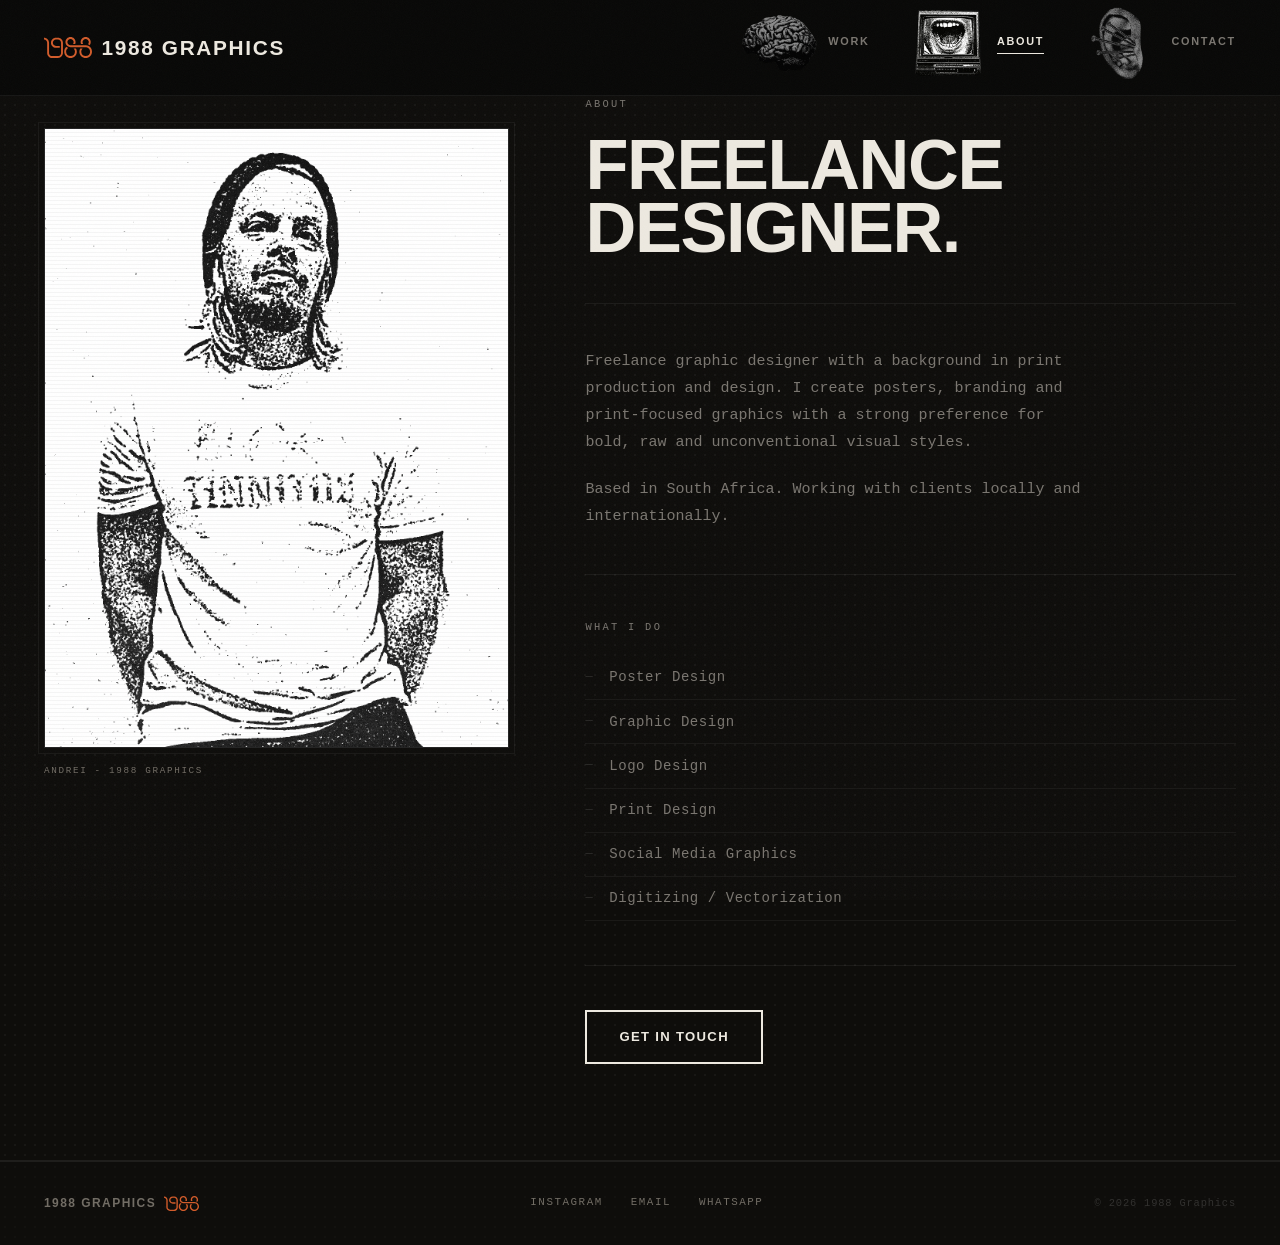
<file: about.html>
<!DOCTYPE html>
<html lang="en">
<head>
  <meta charset="UTF-8" />
  <meta name="viewport" content="width=device-width, initial-scale=1.0" />
  <meta name="description" content="About — 1988 Graphics. Freelance graphic designer based in South Africa." />

  <!-- Open Graph / link previews -->
  <meta property="og:type" content="website" />
  <meta property="og:site_name" content="1988 Graphics" />
  <meta property="og:title" content="About — 1988 Graphics" />
  <meta property="og:description" content="About — 1988 Graphics. Freelance graphic designer based in South Africa." />
  <meta property="og:url" content="https://1988graphics.co.za/about.html" />
  <meta property="og:image" content="https://1988graphics.co.za/assets/images/og-image.png" />
  <meta property="og:image:width" content="1200" />
  <meta property="og:image:height" content="630" />

  <!-- Twitter card -->
  <meta name="twitter:card" content="summary_large_image" />
  <meta name="twitter:title" content="About — 1988 Graphics" />
  <meta name="twitter:description" content="About — 1988 Graphics. Freelance graphic designer based in South Africa." />
  <meta name="twitter:image" content="https://1988graphics.co.za/assets/images/og-image.png" />
  <title>About — 1988 Graphics</title>
  <link rel="canonical" href="https://1988graphics.co.za/about.html" />
  <link rel="stylesheet" href="css/style.css" />
  <link rel="icon" type="image/png" href="assets/images/Favicon.png" />
</head>
<body>

  <!-- ============================================================
       NAV
  ============================================================ -->
  <header class="site-header">
    <nav class="nav" aria-label="Main navigation">
      <a href="index.html" class="nav__logo" aria-label="1988 Graphics — home">
        <img src="assets/images/1988-graphics-logo.svg" alt="" class="nav__logo-mark" width="36" height="16" />
        1988 Graphics
      </a>
      <button class="nav__toggle" aria-label="Open navigation" aria-expanded="false" aria-controls="nav-menu">
        <span></span><span></span><span></span>
      </button>
      <ul class="nav__links" id="nav-menu" role="list">
        <li><a href="index.html"     class="nav__link"><img src="assets/images/nav/work.png" alt="" class="nav__link-icon" /><span class="nav__link-label">Work</span></a></li>
        <li><a href="about.html"     class="nav__link active"><img src="assets/images/nav/about.png" alt="" class="nav__link-icon" /><span class="nav__link-label">About</span></a></li>
        <li><a href="contact.html"   class="nav__link"><img src="assets/images/nav/contact.png" alt="" class="nav__link-icon" /><span class="nav__link-label">Contact</span></a></li>
      </ul>
    </nav>
  </header>

  <main>

    <section class="about-section has-halftone" aria-label="About">
      <div class="wrap">
        <div class="about-grid">

          <!-- ================================================
               LEFT — Photo
          ================================================ -->
          <div class="about__photo-wrap reveal">
            <div class="about__photo-box">
              <img
                src="assets/images/portrait.jpg"
                alt="Andrei, graphic designer"
                style="width:100%; height:100%; object-fit:cover; display:block;"
              />
            </div>
            <p class="about__photo-caption">Andrei - 1988 Graphics</p>
          </div>

          <!-- ================================================
               RIGHT — Text
          ================================================ -->
          <div class="about__text">

            <p class="t-stamp about__stamp reveal">About</p>

            <h1 class="t-section-head about__intro-head reveal" data-delay="1" style="color: var(--paper);">
              Freelance<br>Designer.
            </h1>

            <div class="about__rule" aria-hidden="true"></div>

            <p class="about__body reveal">
              Freelance graphic designer with a background in print production and design. I create posters, branding and print-focused graphics with a strong preference for bold, raw and unconventional visual styles.
            </p>

            <p class="about__body reveal" data-delay="1">
              Based in South Africa. Working with clients locally and internationally.
            </p>

            <div class="about__rule" aria-hidden="true"></div>

            <p class="t-stamp about__stamp reveal">What I do</p>

            <ul class="services-list reveal" data-delay="1" aria-label="Services">
              <li>Poster Design</li>
              <li>Graphic Design</li>
              <li>Logo Design</li>
              <li>Print Design</li>
              <li>Social Media Graphics</li>
              <li>Digitizing / Vectorization</li>
            </ul>

            <div class="about__rule" aria-hidden="true"></div>

            <a href="contact.html" class="btn btn--outline reveal">Get in Touch</a>

          </div>

        </div>
      </div>
    </section>

  </main>

  <!-- ============================================================
       FOOTER
  ============================================================ -->
  <footer class="site-footer">
    <div class="wrap">
      <div class="footer__inner">
        <span class="footer__logo">1988 Graphics<img src="assets/images/1988-graphics-logo.svg" alt="" class="footer__logo-mark" width="30" height="13" /></span>
        <nav class="footer__links" aria-label="Footer links">
          <a href="https://www.instagram.com/1988grfx/"
             class="footer__link"
             target="_blank"
             rel="noopener noreferrer">Instagram</a>
          <a href="mailto:1988grfx@gmail.com"
             class="footer__link">Email</a>
          <a href="https://wa.me/27624897134"
             class="footer__link"
             target="_blank"
             rel="noopener noreferrer">WhatsApp</a>
        </nav>
        <p class="footer__copy">&copy; <span id="year"></span> 1988 Graphics</p>
      </div>
    </div>
  </footer>

  <script src="js/config.js"></script>
  <script src="js/main.js"></script>
</body>
</html>
</file>
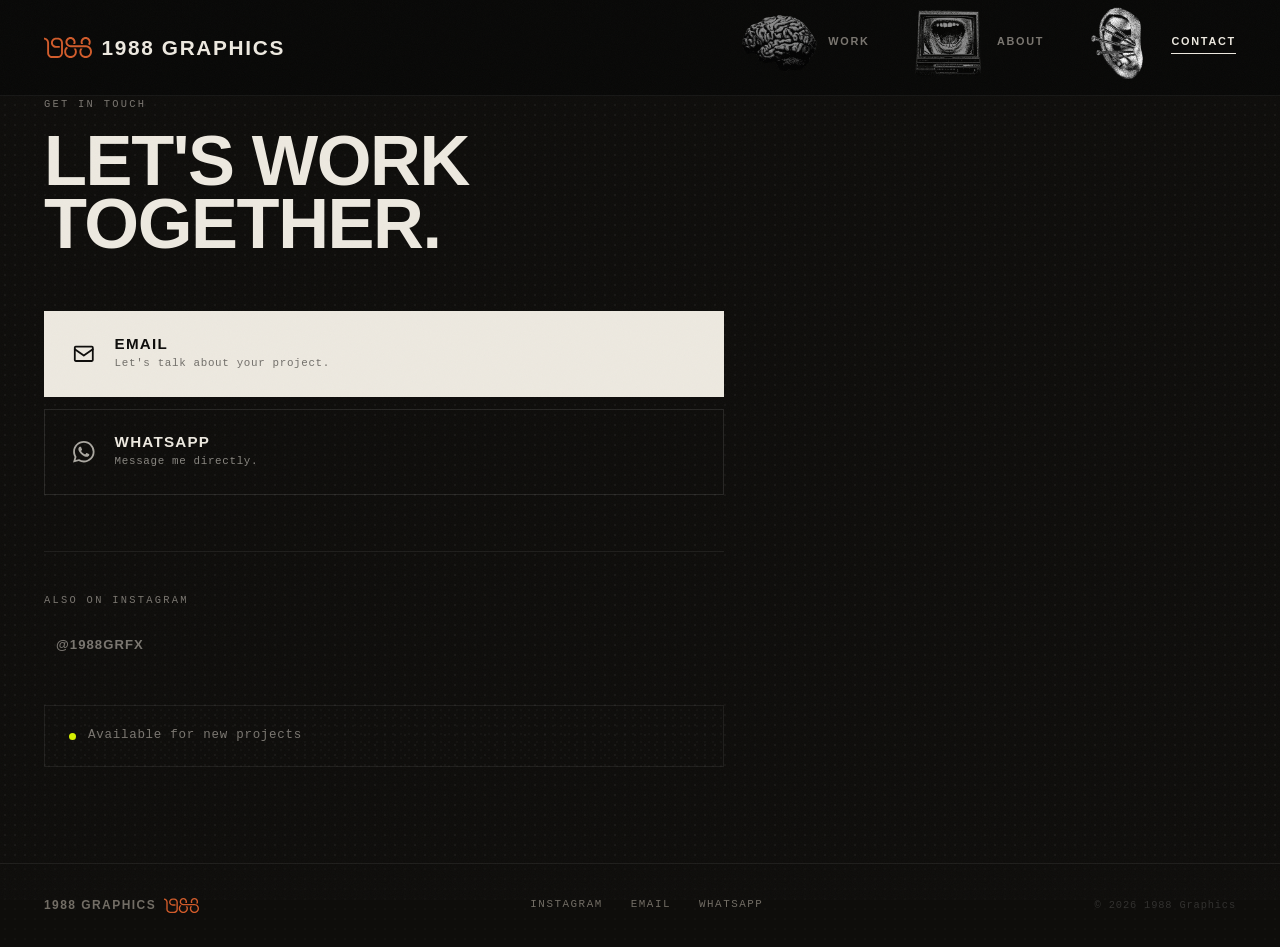
<file: contact.html>
<!DOCTYPE html>
<html lang="en">
<head>
  <meta charset="UTF-8" />
  <meta name="viewport" content="width=device-width, initial-scale=1.0" />
    <meta name="description" content="Contact — 1988 Graphics. Email or WhatsApp to start a project." />

  <!-- Open Graph / link previews -->
  <meta property="og:type" content="website" />
  <meta property="og:site_name" content="1988 Graphics" />
  <meta property="og:title" content="Contact — 1988 Graphics" />
  <meta property="og:description" content="Contact — 1988 Graphics. Email or WhatsApp to start a project." />
  <meta property="og:url" content="https://1988graphics.co.za/contact.html" />
  <meta property="og:image" content="https://1988graphics.co.za/assets/images/og-image.png" />
  <meta property="og:image:width" content="1200" />
  <meta property="og:image:height" content="630" />

  <!-- Twitter card -->
  <meta name="twitter:card" content="summary_large_image" />
  <meta name="twitter:title" content="Contact — 1988 Graphics" />
  <meta name="twitter:description" content="Contact — 1988 Graphics. Email or WhatsApp to start a project." />
  <meta name="twitter:image" content="https://1988graphics.co.za/assets/images/og-image.png" />
  <title>Contact — 1988 Graphics</title>
  <link rel="canonical" href="https://1988graphics.co.za/contact.html" />
  <link rel="stylesheet" href="css/style.css" />
  <link rel="icon" type="image/png" href="assets/images/Favicon.png" />
</head>
<body>

  <header class="site-header">
    <nav class="nav" aria-label="Main navigation">
      <a href="index.html" class="nav__logo" aria-label="1988 Graphics — home">
        <img src="assets/images/1988-graphics-logo.svg" alt="" class="nav__logo-mark" width="36" height="16" />
        1988 Graphics
      </a>
      <button class="nav__toggle" aria-label="Open navigation" aria-expanded="false" aria-controls="nav-menu">
        <span></span><span></span><span></span>
      </button>
      <ul class="nav__links" id="nav-menu" role="list">
        <li><a href="index.html"   class="nav__link"><img src="assets/images/nav/work.png" alt="" class="nav__link-icon" /><span class="nav__link-label">Work</span></a></li>
        <li><a href="about.html"   class="nav__link"><img src="assets/images/nav/about.png" alt="" class="nav__link-icon" /><span class="nav__link-label">About</span></a></li>
        <li><a href="contact.html" class="nav__link active"><img src="assets/images/nav/contact.png" alt="" class="nav__link-icon" /><span class="nav__link-label">Contact</span></a></li>
      </ul>
    </nav>
  </header>

  <main>
    <section class="contact-section has-halftone" aria-label="Contact">
      <div class="wrap">
        <div class="contact-page">

          <!-- Heading -->
          <div class="contact__head reveal">
            <p class="t-stamp">Get in touch</p>
            <h1 class="t-section-head contact__head-title">Let's work<br>together.</h1>
          </div>

          <!-- Primary contact buttons — Email + WhatsApp -->
          <div class="contact__actions reveal" data-delay="1">

            <!-- EMAIL — primary, filled button -->
            <a id="contact-email"
               href="#"
               class="contact-btn contact-btn--primary"
               aria-label="Send an email">
              <!-- Envelope icon -->
              <svg class="contact-btn__icon" viewBox="0 0 24 24" fill="none"
                   stroke="currentColor" stroke-width="2"
                   stroke-linecap="round" stroke-linejoin="round" aria-hidden="true">
                <rect x="2" y="4" width="20" height="16" rx="1"/>
                <path d="M2 7l10 7 10-7"/>
              </svg>
              <span class="contact-btn__text">
                <span class="contact-btn__label">Email</span>
                <span class="contact-btn__sub">Let's talk about your project.</span>
              </span>
            </a>

            <!-- WHATSAPP — secondary, outline button -->
            <a id="contact-whatsapp"
               href="#"
               class="contact-btn contact-btn--whatsapp"
               target="_blank"
               rel="noopener noreferrer"
               aria-label="Message on WhatsApp">
              <!-- WhatsApp icon -->
              <svg class="contact-btn__icon" viewBox="0 0 24 24" fill="currentColor" aria-hidden="true">
                <path d="M17.472 14.382c-.297-.149-1.758-.867-2.03-.967-.273-.099-.471-.148-.67.15-.197.297-.767.966-.94 1.164-.173.199-.347.223-.644.075-.297-.15-1.255-.463-2.39-1.475-.883-.788-1.48-1.761-1.653-2.059-.173-.297-.018-.458.13-.606.134-.133.298-.347.446-.52.149-.174.198-.298.298-.497.099-.198.05-.371-.025-.52-.075-.149-.669-1.612-.916-2.207-.242-.579-.487-.5-.669-.51-.173-.008-.371-.01-.57-.01-.198 0-.52.074-.792.372-.272.297-1.04 1.016-1.04 2.479 0 1.462 1.065 2.875 1.213 3.074.149.198 2.096 3.2 5.077 4.487.709.306 1.262.489 1.694.625.712.227 1.36.195 1.871.118.571-.085 1.758-.719 2.006-1.413.248-.694.248-1.289.173-1.413-.074-.124-.272-.198-.57-.347m-5.421 7.403h-.004a9.87 9.87 0 01-5.031-1.378l-.361-.214-3.741.982.998-3.648-.235-.374a9.86 9.86 0 01-1.51-5.26c.001-5.45 4.436-9.884 9.888-9.884 2.64 0 5.122 1.03 6.988 2.898a9.825 9.825 0 012.893 6.994c-.003 5.45-4.437 9.884-9.885 9.884m8.413-18.297A11.815 11.815 0 0012.05 0C5.495 0 .16 5.335.157 11.892c0 2.096.547 4.142 1.588 5.945L.057 24l6.305-1.654a11.882 11.882 0 005.683 1.448h.005c6.554 0 11.89-5.335 11.893-11.893a11.821 11.821 0 00-3.48-8.413z"/>
              </svg>
              <span class="contact-btn__text">
                <span class="contact-btn__label">WhatsApp</span>
                <span class="contact-btn__sub">Message me directly.</span>
              </span>
            </a>

          </div>

          <!-- Instagram — tertiary -->
          <div class="contact__instagram reveal" data-delay="2">
            <p class="t-stamp" style="margin-bottom:1.25rem;">Also on Instagram</p>
            <a id="contact-instagram"
               href="#"
               class="contact__ig-link"
               target="_blank"
               rel="noopener noreferrer"
               aria-label="Follow on Instagram">
              <!-- Instagram icon -->
              <svg viewBox="0 0 24 24" fill="none"
                   stroke="currentColor" stroke-width="2"
                   stroke-linecap="round" stroke-linejoin="round" aria-hidden="true">
                <rect x="2" y="2" width="20" height="20" rx="5" ry="5"/>
                <circle cx="12" cy="12" r="4"/>
                <circle cx="17.5" cy="6.5" r="0.01" fill="currentColor" stroke-width="2.5"/>
              </svg>
              <span id="contact-ig-handle">Instagram</span>
            </a>
          </div>

          <!-- Availability -->
          <div class="contact__avail reveal" data-delay="3" aria-label="Availability status">
            <span class="contact__avail-dot" aria-hidden="true"></span>
            <span class="contact__avail-text">Available for new projects</span>
          </div>

        </div>
      </div>
    </section>
  </main>

  <footer class="site-footer">
    <div class="wrap">
      <div class="footer__inner">
        <span class="footer__logo">1988 Graphics<img src="assets/images/1988-graphics-logo.svg" alt="" class="footer__logo-mark" width="30" height="13" /></span>
        <nav class="footer__links" id="footer-links" aria-label="Footer links">
          <!-- Populated by JS from config.js -->
        </nav>
        <p class="footer__copy">&copy; <span id="year"></span> 1988 Graphics</p>
      </div>
    </div>
  </footer>

  <script src="js/config.js"></script>
  <script src="js/main.js"></script>
</body>
</html>
</file>
<file: css/style.css>
/* =========================================================
   1988 Graphics — Stylesheet
   Aesthetic: photocopied / punk zine / underground print
   ========================================================= */

/* ---------------------------------------------------------
   1. Tokens
   --------------------------------------------------------- */
:root {
  /* Ink & paper — not pure black/white, mimics print on aged stock */
  --ink:           #0e0d0b;
  --ink-deep:      #080807;
  --paper:         #ede9e0;   /* warm off-white — aged stock */
  --paper-mid:     #d4cfc4;   /* slightly darker for surfaces */
  --paper-dark:    #b8b3a8;   /* for muted elements */
  --ink-mid:       #4a4740;
  --ink-light:     #7a7670;
  --ink-dim:       #726d65;

  /* The only colour accent */
  --accent:        #d6f000;   /* neon xerox yellow-green */
  --accent-on:     #0e0d0b;   /* text on accent bg */

  /* Structural */
  --rule:          rgba(255,255,255,0.07);
  --rule-paper:    rgba(0,0,0,0.12);

  /* Type */
  --font-head:     'Arial Black', 'Helvetica Neue', Arial, sans-serif;
  --font-body:     'Courier New', Courier, monospace;
  --font-nav:      'Helvetica Neue', Helvetica, Arial, sans-serif;

  /* Layout */
  --nav-h:         6rem;
  --max-w:         1380px;
  --gutter:        clamp(1.25rem, 4vw, 2.75rem);

  /* Transitions — restrained */
  --t-fast:        120ms ease;
  --t-base:        220ms ease;
}

/* ---------------------------------------------------------
   2. Reset
   --------------------------------------------------------- */
*, *::before, *::after {
  box-sizing: border-box;
  margin: 0;
  padding: 0;
}

html {
  font-size: 16px;
  scroll-behavior: smooth;
  -webkit-text-size-adjust: 100%;
  /* Always reserve scrollbar space so the fixed header doesn't
     shift a few pixels between pages that do/don't need to scroll */
  overflow-y: scroll;
}

body {
  background-color: var(--ink);
  color: var(--paper);
  font-family: var(--font-body);
  font-size: 1rem;
  line-height: 1.6;
  min-height: 100dvh;
  display: flex;
  flex-direction: column;
  /* Intentionally auto — avoids the over-smoothed "digital" look */
  -webkit-font-smoothing: auto;
  -moz-osx-font-smoothing: auto;
}

main { flex: 1; }

img  { display: block; max-width: 100%; height: auto; }
a    { color: inherit; text-decoration: none; }
ul   { list-style: none; }

/* ---------------------------------------------------------
   3. CSS Texture Layers
   All texture is CSS-only — no extra images or libraries.
   --------------------------------------------------------- */

/*
  GRAIN OVERLAY
  A pseudo-element added to body creates a full-page
  photocopy-grain effect using SVG turbulence via a
  data URI. Subtle — doesn't obscure content.
*/
body::before {
  content: '';
  position: fixed;
  inset: 0;
  z-index: 1000;
  pointer-events: none;
  opacity: 0.028;
  background-image: url("data:image/svg+xml,%3Csvg viewBox='0 0 256 256' xmlns='http://www.w3.org/2000/svg'%3E%3Cfilter id='noise'%3E%3CfeTurbulence type='fractalNoise' baseFrequency='0.9' numOctaves='4' stitchTiles='stitch'/%3E%3C/filter%3E%3Crect width='100%25' height='100%25' filter='url(%23noise)'/%3E%3C/svg%3E");
  background-size: 200px 200px;
  background-repeat: repeat;
}

/*
  HALFTONE ACCENT
  Used as a decorative element on specific sections.
  Applied via .has-halftone class on a container.
*/
.has-halftone {
  position: relative;
}
.has-halftone::after {
  content: '';
  position: absolute;
  inset: 0;
  pointer-events: none;
  z-index: 0;
  opacity: 0.045;
  background-image: radial-gradient(circle, var(--paper) 1px, transparent 1px);
  background-size: 10px 10px;
}
.has-halftone > * { position: relative; z-index: 1; }

/*
  ROUGH BORDER UTILITY
  Simulates a slightly uneven stamped/photocopy border.
  Uses box-shadow layering for a rough-edge feel.
*/
.border-rough {
  box-shadow:
    inset 0  1px 0 rgba(255,255,255,0.06),
    inset 0 -1px 0 rgba(255,255,255,0.03),
    0 0 0 1px rgba(255,255,255,0.07);
}

/* ---------------------------------------------------------
   4. Typography
   --------------------------------------------------------- */

/* Masthead — poster / fanzine cover style */
.t-masthead {
  font-family: var(--font-head);
  font-size: clamp(4rem, 11vw, 11rem);
  font-weight: 900;
  line-height: 0.86;
  letter-spacing: -0.025em;
  text-transform: uppercase;
  color: var(--paper);
}

/* Section heading */
.t-section-head {
  font-family: var(--font-head);
  font-size: clamp(2.25rem, 5.5vw, 5rem);
  font-weight: 900;
  line-height: 0.9;
  letter-spacing: -0.02em;
  text-transform: uppercase;
  color: var(--paper);
}

/* Card / overlay heading */
.t-card-head {
  font-family: var(--font-head);
  font-size: clamp(0.9rem, 1.8vw, 1.1rem);
  font-weight: 900;
  line-height: 1.1;
  letter-spacing: 0.02em;
  text-transform: uppercase;
}

/*
  Stamp / typewriter label
  Mimics rubber-stamp or stencil text on a photocopy.
*/
.t-stamp {
  font-family: var(--font-body);
  font-size: 0.65rem;
  font-weight: 400;
  letter-spacing: 0.22em;
  text-transform: uppercase;
  color: var(--ink-light);
}

/* Body copy */
.t-body {
  font-family: var(--font-body);
  font-size: 0.9375rem;
  line-height: 1.75;
  color: var(--ink-light);
}

/* ---------------------------------------------------------
   5. Layout
   --------------------------------------------------------- */
.wrap {
  width: 100%;
  max-width: var(--max-w);
  margin-inline: auto;
  padding-inline: var(--gutter);
}

/* ---------------------------------------------------------
   6. Horizontal rule — mimics a worn ink line
   --------------------------------------------------------- */
.ink-rule {
  border: none;
  border-top: 1px solid var(--rule);
  margin: 0;
}

.ink-rule--heavy {
  border-top-width: 2px;
  border-top-color: rgba(255,255,255,0.1);
}

/* ---------------------------------------------------------
   7. Buttons
   --------------------------------------------------------- */
.btn {
  display: inline-flex;
  align-items: center;
  justify-content: center;
  gap: 0.65rem;
  font-family: var(--font-head);
  font-size: 0.82rem;
  font-weight: 900;
  letter-spacing: 0.1em;
  text-transform: uppercase;
  cursor: pointer;
  /* Double border = letterpress/stamp border feel */
  outline: 1px solid transparent;
  outline-offset: 3px;
  border: 2px solid currentColor;
  padding: 0.9rem 2rem;
  transition: background-color var(--t-fast), color var(--t-fast), outline-color var(--t-fast);
  white-space: nowrap;
  position: relative;
}

/* Paper / ink fill — primary */
.btn--ink {
  background-color: var(--paper);
  color: var(--ink);
  border-color: var(--paper);
}
.btn--ink:hover {
  background-color: var(--accent);
  border-color: var(--accent);
  color: var(--accent-on);
}

/* Outline / ghost */
.btn--outline {
  background-color: transparent;
  color: var(--paper);
  border-color: var(--paper);
}
.btn--outline:hover {
  background-color: var(--paper);
  color: var(--ink);
}

/* Large contact CTA buttons */
.btn--contact {
  width: 100%;
  padding: 1.4rem 2rem;
  font-size: 1rem;
  justify-content: flex-start;
  gap: 1rem;
}

/* WhatsApp specific hover */
.btn--whatsapp:hover {
  background-color: #22c35e;
  border-color: #22c35e;
  color: #fff;
}

.btn:focus-visible {
  outline: 2px solid var(--accent);
  outline-offset: 3px;
}

.btn__icon {
  width: 1.1rem;
  height: 1.1rem;
  flex-shrink: 0;
}

/* ---------------------------------------------------------
   8. Navigation
   --------------------------------------------------------- */
.site-header {
  position: fixed;
  inset: 0 0 auto 0;
  z-index: 300;
  height: var(--nav-h);
  background-color: var(--ink-deep);
  border-bottom: 1px solid rgba(255,255,255,0.06);
}

.nav {
  display: flex;
  align-items: center;
  justify-content: space-between;
  height: 100%;
  max-width: var(--max-w);
  margin-inline: auto;
  padding-inline: var(--gutter);
}

.nav__logo {
  display: flex;
  align-items: center;
  gap: 0.6rem;
  font-family: var(--font-head);
  font-size: 1.3rem;
  font-weight: 900;
  letter-spacing: 0.08em;
  text-transform: uppercase;
  color: var(--paper);
  flex-shrink: 0;
  transition: color var(--t-fast);
}
.nav__logo:hover { color: var(--accent); }

.nav__logo-mark {
  height: 1em;
  width: auto;
  display: block;
  flex-shrink: 0;
}

.nav__links {
  display: flex;
  align-items: center;
  gap: 2.5rem;
}

.nav__link {
  font-family: var(--font-nav);
  font-size: 0.68rem;
  font-weight: 700;
  letter-spacing: 0.16em;
  text-transform: uppercase;
  color: var(--ink-light);
  transition: color var(--t-fast);
  display: inline-flex;
  flex-direction: row;
  align-items: center;
  gap: 0.7rem;
  --nav-icon-size: 4.75rem;
}

.nav__link-label {
  position: relative;
  padding-bottom: 2px;
}

/* Underline that draws like ink — lives under the text only,
   never under the icon */
.nav__link-label::after {
  content: '';
  position: absolute;
  bottom: -2px;
  left: 0;
  width: 0;
  height: 1px;
  background-color: var(--paper);
  transition: width var(--t-base);
}

.nav__link:hover,
.nav__link.active                        { color: var(--paper); }
.nav__link:hover .nav__link-label::after,
.nav__link.active .nav__link-label::after { width: 100%; }

.nav__link-icon {
  width: var(--nav-icon-size);
  height: var(--nav-icon-size);
  display: block;
  opacity: 0.55;
  transform-origin: center;
  transition: opacity var(--t-fast), transform 0.3s ease;
}

.nav__link:hover .nav__link-icon,
.nav__link.active .nav__link-icon { opacity: 1; }

.nav__link:hover .nav__link-icon {
  animation: nav-icon-wiggle 0.45s ease forwards;
}

@keyframes nav-icon-wiggle {
  0%   { transform: scale(1.15) rotate(0deg); }
  25%  { transform: scale(1.15) rotate(-8deg); }
  60%  { transform: scale(1.15) rotate(6deg); }
  100% { transform: scale(1.15) rotate(0deg); }
}

/* Hamburger */
.nav__toggle {
  display: none;
  flex-direction: column;
  justify-content: center;
  gap: 5px;
  width: 2rem;
  height: 2rem;
  background: none;
  border: none;
  cursor: pointer;
  padding: 0;
}

.nav__toggle span {
  display: block;
  width: 100%;
  height: 2px;
  background-color: var(--paper);
  transform-origin: center;
  transition: transform var(--t-base), opacity var(--t-base);
}

.nav__toggle[aria-expanded="true"] span:nth-child(1) { transform: translateY(7px) rotate(45deg); }
.nav__toggle[aria-expanded="true"] span:nth-child(2) { opacity: 0; }
.nav__toggle[aria-expanded="true"] span:nth-child(3) { transform: translateY(-7px) rotate(-45deg); }

/* ---------------------------------------------------------
   9. Page offset (fixed nav)
   --------------------------------------------------------- */
main > *:first-child { padding-top: var(--nav-h); }

/* ---------------------------------------------------------
   10. HOME HERO
   --------------------------------------------------------- */
.hero {
  position: relative;
  padding-block: var(--nav-h) 0;
  border-bottom: 1px solid var(--rule);
}

.hero__top {
  padding-block: 3.5rem 3rem;
  display: flex;
  align-items: flex-end;
  justify-content: space-between;
  gap: 2rem;
  flex-wrap: wrap;
}

.hero__title-col {
  flex: 1 1 auto;
}

.hero__meta-col {
  flex: 0 0 auto;
  display: flex;
  flex-direction: column;
  align-items: flex-end;
  gap: 1.5rem;
  padding-bottom: 0.5rem;
  /* Subtle rotation — like a hand-stamped annotation */
  transform: rotate(0.4deg);
}

.hero__kicker {
  display: flex;
  align-items: center;
  gap: 0.9rem;
  margin-bottom: 1.75rem;
}

.hero__kicker-rule {
  display: block;
  width: 1.75rem;
  height: 1px;
  background-color: var(--ink-light);
  flex-shrink: 0;
}

.hero__title { color: var(--paper); }

/* Vertical discipline text — like a print registration mark */
.hero__discipline {
  font-family: var(--font-body);
  font-size: 0.6rem;
  letter-spacing: 0.22em;
  text-transform: uppercase;
  color: var(--ink-light);
  writing-mode: vertical-rl;
  text-orientation: mixed;
  transform: rotate(180deg);
}

/* Rough bracket — like a photocopy crop mark */
.hero__bracket {
  font-family: var(--font-head);
  font-size: 3rem;
  font-weight: 900;
  line-height: 1;
  color: rgba(255,255,255,0.06);
  user-select: none;
  letter-spacing: -0.1em;
}

/* Ticker / marquee strip */
.hero__ticker {
  border-top: 1px solid var(--rule);
  overflow: hidden;
  white-space: nowrap;
  padding-block: 0.7rem;
}

.hero__ticker-inner {
  display: inline-flex;
}

.hero__ticker-inner.is-running {
  animation: ticker 60s linear infinite;
}

@keyframes ticker {
  from { transform: translateX(0); }
  to   { transform: translateX(-50%); }
}

.hero__ticker-item {
  font-family: var(--font-head);
  font-size: 0.7rem;
  font-weight: 900;
  letter-spacing: 0.2em;
  text-transform: uppercase;
  color: var(--ink-dim);
  padding-inline: 2rem;
  user-select: none;
}

.hero__ticker-item strong {
  color: var(--accent);
  font-weight: 900;
}

/* ---------------------------------------------------------
   11. PORTFOLIO — Filter tabs
   --------------------------------------------------------- */
.pf-filters {
  padding-block: 1.5rem;
  border-bottom: 1px solid var(--rule);
}

.pf-filters__inner {
  display: flex;
  align-items: center;
  gap: 0;
  flex-wrap: wrap;
}

.pf-filter {
  font-family: var(--font-body);
  font-size: 0.65rem;
  letter-spacing: 0.18em;
  text-transform: uppercase;
  color: var(--ink-light);
  background: none;
  border: none;
  cursor: pointer;
  padding: 0.5rem 1.1rem;
  border-right: 1px solid var(--rule);
  transition: color var(--t-fast);
  white-space: nowrap;
}

.pf-filter:first-child { padding-left: 0; }
.pf-filter:last-child  { border-right: none; }

.pf-filter:hover        { color: var(--paper); }
.pf-filter.is-active    { color: var(--paper); }

/* Active indicator — a small accent dot above the label */
.pf-filter.is-active::before {
  content: '▪';
  display: inline-block;
  color: var(--accent);
  margin-right: 0.4em;
  font-size: 0.5rem;
  vertical-align: middle;
}

/* ---------------------------------------------------------
   11b. PORTFOLIO GRID
   ─────────────────────────────────────────────────────────
   Images flow at their NATURAL proportions.
   No fixed aspect-ratio on the container — the image
   height drives the cell height.
   Posters stay tall, landscapes stay wide.

   The grid uses CSS columns (masonry-like) for the
   main portfolio page, and a 12-col CSS grid on the
   homepage for the curated selection.
   --------------------------------------------------------- */

/* ── Masonry columns layout (portfolio.html) ── */
.pf-masonry {
  column-count: 3;
  column-gap: 3px;
  background-color: var(--ink);
  padding: 3px;
}

.pf-masonry .pf-item {
  break-inside: avoid;
  margin-bottom: 3px;
  display: block;
}

/* ── 12-col grid layout (index.html — curated selection) ── */
.pf-grid {
  display: grid;
  grid-template-columns: repeat(12, 1fr);
  grid-auto-flow: dense;
  gap: 3px;
  background-color: var(--ink);
  padding: 3px;
}

.pf-grid .pf-item[data-size="sm"] { grid-column: span 3; aspect-ratio: 4 / 5; }
.pf-grid .pf-item[data-size="md"] { grid-column: span 4; aspect-ratio: 1 / 1; }
.pf-grid .pf-item[data-size="lg"] { grid-column: span 6; aspect-ratio: 16 / 10; }
.pf-grid .pf-item[data-size="xl"] { grid-column: span 12; aspect-ratio: 21 / 9; }

/* Fill each tile completely (crops the image) so no row-height
   mismatch between neighboring tiles can ever leave empty space.
   Scoped to .pf-grid only — portfolio.html's masonry layout keeps
   showing full, uncropped images at their natural height. */
.pf-grid .pf-item__img {
  position: absolute;
  inset: 0;
  width: 100%;
  height: 100%;
  object-fit: cover;
}

/* ── Shared pf-item styles ── */
.pf-item {
  position: relative;
  overflow: hidden;
  background-color: #0e0d0b;
  cursor: pointer;
}

.pf-item:focus-visible {
  outline: 2px solid var(--accent);
  outline-offset: -2px;
  z-index: 2;
}

/* The image fills its container at natural aspect ratio */
.pf-item__img {
  width: 100%;
  height: auto;
  display: block;
  filter: contrast(1.06) brightness(0.97);
  transition: transform 500ms ease, filter 500ms ease;
}

.pf-item:hover .pf-item__img {
  transform: scale(1.022);
  filter: contrast(1.1) brightness(1.0);
}

/* Hover overlay — gradient from bottom */
.pf-item__overlay {
  position: absolute;
  inset: 0;
  background: linear-gradient(
    to top,
    rgba(8,8,6,0.9)  0%,
    rgba(8,8,6,0.25) 45%,
    transparent      70%
  );
  display: flex;
  flex-direction: column;
  justify-content: flex-end;
  padding: 1.25rem 1.4rem 1.4rem;
  opacity: 0;
  transition: opacity var(--t-base);
}

.pf-item:hover .pf-item__overlay { opacity: 1; }

.pf-item__title {
  font-family: var(--font-head);
  font-size: 0.9rem;
  font-weight: 900;
  letter-spacing: 0.05em;
  text-transform: uppercase;
  color: var(--paper);
  margin-bottom: 0.25rem;
  text-shadow: 0 1px 3px rgba(0,0,0,0.7);
}

.pf-item__meta {
  display: flex;
  align-items: center;
  gap: 0.75rem;
}

.pf-item__cat {
  font-family: var(--font-body);
  font-size: 0.58rem;
  letter-spacing: 0.18em;
  text-transform: uppercase;
  color: var(--accent);
}

.pf-item__year {
  font-family: var(--font-body);
  font-size: 0.58rem;
  letter-spacing: 0.12em;
  color: var(--ink-light);
}

/* Placeholder tiles */
.pf-placeholder {
  width: 100%;
  /* Fixed height for placeholder — replaced by real image height when live */
  min-height: 280px;
  display: flex;
  flex-direction: column;
  align-items: center;
  justify-content: center;
  background-color: #0f0e0c;
  background-image: radial-gradient(circle, #1c1b18 1px, transparent 1px);
  background-size: 12px 12px;
}

.pf-placeholder__label {
  font-family: var(--font-body);
  font-size: 0.56rem;
  letter-spacing: 0.2em;
  text-transform: uppercase;
  color: var(--ink-dim);
  text-align: center;
  padding-inline: 1rem;
  line-height: 2;
}

/* ---------------------------------------------------------
   12. PROJECT VIEWER
   Full-page overlay that replaces the old modal lightbox.
   Clean, artwork-first. Minimal chrome.
   --------------------------------------------------------- */
.pv {
  position: fixed;
  inset: 0;
  z-index: 400;
  background-color: var(--ink-deep);
  overflow-y: auto;
  overscroll-behavior: contain;
  display: none;
  flex-direction: column;
}

.pv.is-open { display: flex; }

/* Top bar */
.pv__bar {
  position: sticky;
  top: 0;
  z-index: 10;
  background-color: var(--ink-deep);
  border-bottom: 1px solid var(--rule);
  display: flex;
  align-items: center;
  justify-content: space-between;
  padding: 0 var(--gutter);
  height: var(--nav-h);
  flex-shrink: 0;
}

.pv__back {
  display: flex;
  align-items: center;
  gap: 0.6rem;
  font-family: var(--font-head);
  font-size: 0.68rem;
  font-weight: 900;
  letter-spacing: 0.12em;
  text-transform: uppercase;
  color: var(--ink-light);
  background: none;
  border: none;
  cursor: pointer;
  padding: 0.4rem 0;
  transition: color var(--t-fast);
}
.pv__back:hover { color: var(--paper); }

.pv__back-arrow {
  font-size: 1rem;
  line-height: 1;
  transition: transform var(--t-fast);
}
.pv__back:hover .pv__back-arrow { transform: translateX(-3px); }

.pv__nav {
  display: flex;
  align-items: center;
  gap: 1.5rem;
}

.pv__nav-btn {
  font-family: var(--font-body);
  font-size: 0.6rem;
  letter-spacing: 0.16em;
  text-transform: uppercase;
  color: var(--ink-light);
  background: none;
  border: none;
  cursor: pointer;
  padding: 0.4rem 0;
  transition: color var(--t-fast);
}
.pv__nav-btn:hover    { color: var(--paper); }
.pv__nav-btn:disabled { opacity: 0.18; cursor: default; }

.pv__counter {
  font-family: var(--font-body);
  font-size: 0.6rem;
  letter-spacing: 0.1em;
  color: var(--ink-light);
}

/* Content area */
.pv__content {
  flex: 1;
  display: flex;
  flex-direction: column;
}

/* Primary image — constrained to fit the visible screen without scrolling */
.pv__main-img-wrap {
  width: 100%;
  background-color: var(--ink-deep);
  line-height: 0;
  display: flex;
  justify-content: center;
  align-items: flex-start;
  padding: 2rem var(--gutter) 0;
}

.pv__main-img {
  /* Never taller than the viewport minus the nav bar and a bottom margin.
     Never wider than the viewport. Centres itself. Always fully visible. */
  max-height: calc(100vh - var(--nav-h) - 6rem);
  max-width: 100%;
  width: auto;
  height: auto;
  display: block;
  object-fit: contain;
  filter: contrast(1.04);
  cursor: zoom-in;
  transition: filter var(--t-fast);
}

.pv__main-img:hover { filter: contrast(1.07); }

/* Project info strip */
.pv__info {
  padding: 2.5rem var(--gutter) 3rem;
  border-top: 1px solid var(--rule);
  display: grid;
  grid-template-columns: 1fr 1fr;
  gap: 2rem clamp(3rem, 6vw, 7rem);
  align-items: start;
  max-width: var(--max-w);
  margin-inline: auto;
  width: 100%;
}

.pv__info-meta {
  display: flex;
  flex-direction: column;
  gap: 0.4rem;
}

.pv__info-title {
  font-family: var(--font-head);
  font-size: clamp(1.5rem, 3vw, 2.5rem);
  font-weight: 900;
  letter-spacing: -0.01em;
  text-transform: uppercase;
  color: var(--paper);
  line-height: 0.95;
  margin-bottom: 0.75rem;
}

.pv__info-cat {
  font-family: var(--font-body);
  font-size: 0.62rem;
  letter-spacing: 0.2em;
  text-transform: uppercase;
  color: var(--accent);
}

.pv__info-year {
  font-family: var(--font-body);
  font-size: 0.62rem;
  letter-spacing: 0.16em;
  text-transform: uppercase;
  color: var(--ink-light);
}

.pv__info-desc {
  font-family: var(--font-body);
  font-size: 0.9375rem;
  line-height: 1.8;
  color: var(--ink-light);
  max-width: 52ch;
}

/* Additional images strip */
.pv__extra-imgs {
  padding: 0 3px 3px;
  display: flex;
  flex-direction: column;
  gap: 3px;
  max-width: var(--max-w);
  margin-inline: auto;
  width: 100%;
}

.pv__extra-img-wrap {
  display: flex;
  justify-content: center;
  padding: 0 var(--gutter);
  line-height: 0;
  cursor: zoom-in;
}

.pv__extra-img {
  max-height: calc(100vh - var(--nav-h) - 6rem);
  max-width: 100%;
  width: auto;
  height: auto;
  display: block;
  filter: contrast(1.04);
  transition: filter var(--t-fast);
}

.pv__extra-img:hover { filter: contrast(1.08); }

/* Contact prompt at bottom of project */
.pv__contact-strip {
  padding: 2.5rem var(--gutter);
  border-top: 1px solid var(--rule);
  display: flex;
  align-items: center;
  justify-content: space-between;
  gap: 2rem;
  flex-wrap: wrap;
  max-width: var(--max-w);
  margin-inline: auto;
  width: 100%;
}

.pv__contact-text {
  font-family: var(--font-body);
  font-size: 0.8rem;
  color: var(--ink-light);
  letter-spacing: 0.04em;
}

/* ---------------------------------------------------------
   12b. IMAGE ZOOM (full-screen single image)
   --------------------------------------------------------- */
.img-zoom {
  position: fixed;
  inset: 0;
  z-index: 600;
  background-color: rgba(4,4,3,0.96);
  display: none;
  align-items: center;
  justify-content: center;
  cursor: zoom-out;
  padding: 3.5rem;  /* breathing room — image never touches screen edges */
}

.img-zoom.is-open { display: flex; }

.img-zoom__img {
  /* Fits entirely on screen without scrolling.
     max-width: never wider than 88% of viewport.
     max-height: leaves ~15% margin above and below.
     1100px hard cap prevents oversized display on large monitors. */
  max-width:  min(88vw, 1100px);
  max-height: 84vh;
  width:  auto;
  height: auto;
  object-fit: contain;
  display: block;
  filter: contrast(1.04);
  cursor: zoom-out;
}

.img-zoom__close {
  position: absolute;
  top: 1.25rem;
  right: 1.25rem;
  background: none;
  border: 1px solid rgba(255,255,255,0.1);
  color: var(--ink-light);
  font-family: var(--font-head);
  font-size: 0.65rem;
  font-weight: 900;
  letter-spacing: 0.12em;
  text-transform: uppercase;
  padding: 0.45rem 0.8rem;
  cursor: pointer;
  transition: color var(--t-fast), border-color var(--t-fast);
}
.img-zoom__close:hover { color: var(--paper); border-color: var(--paper); }

/* ---------------------------------------------------------
   13. PAGE HEADING (portfolio.html)
   --------------------------------------------------------- */
.page-hed {
  padding-block: 3.5rem 2.75rem;
  border-bottom: 1px solid var(--rule);
}

.page-hed__inner {
  display: flex;
  align-items: baseline;
  justify-content: space-between;
  gap: 1.5rem;
  flex-wrap: wrap;
}

.page-hed__sub {
  font-family: var(--font-body);
  font-size: 0.75rem;
  color: var(--ink-light);
  letter-spacing: 0.08em;
  line-height: 1.7;
  max-width: 38ch;
  text-align: right;
}

/* ---------------------------------------------------------
   14. ABOUT
   --------------------------------------------------------- */
.about-section {
  padding-block: 5rem 6rem;
  border-bottom: 1px solid var(--rule);
}

.about-grid {
  display: grid;
  grid-template-columns: 5fr 7fr;
  gap: clamp(3rem, 6vw, 8rem);
  align-items: start;
}

/* Photo column */
.about__photo-wrap {
  position: sticky;
  top: calc(var(--nav-h) + 2rem);
}

.about__photo-box {
  width: 100%;
  aspect-ratio: 3 / 4;
  background-color: #111;
  overflow: hidden;
  position: relative;
  /* Double border like a photocopied frame */
  outline: 1px solid rgba(255,255,255,0.05);
  outline-offset: 5px;
  border: 1px solid rgba(255,255,255,0.08);
}

/*
  Scan line overlay on the photo placeholder.
  Mimics a xerox scan line artifact.
*/
.about__photo-box::before {
  content: '';
  position: absolute;
  inset: 0;
  z-index: 2;
  pointer-events: none;
  background: repeating-linear-gradient(
    to bottom,
    transparent,
    transparent 3px,
    rgba(0,0,0,0.04) 3px,
    rgba(0,0,0,0.04) 4px
  );
}

/*
  Registration / crop mark corners — like a print paste-up
*/
.about__photo-box::after {
  content: '';
  position: absolute;
  top: 0.9rem;
  left: 0.9rem;
  right: 0.9rem;
  bottom: 0.9rem;
  z-index: 3;
  pointer-events: none;
  /* Four corner marks via box-shadow */
  box-shadow:
    /* top-left */
    -1px  0 0 rgba(255,255,255,0.15),
     0   -1px 0 rgba(255,255,255,0.15),
    /* top-right */
    calc(100% - -1px) 0 0 rgba(255,255,255,0.15),
    100% -1px 0 rgba(255,255,255,0.15);
}

.about__photo-placeholder {
  width: 100%;
  height: 100%;
  display: flex;
  align-items: center;
  justify-content: center;
  background-color: #0e0d0b;
  background-image:
    radial-gradient(circle, #1c1b18 1px, transparent 1px);
  background-size: 10px 10px;
}

.about__photo-placeholder p {
  font-family: var(--font-body);
  font-size: 0.58rem;
  letter-spacing: 0.2em;
  text-transform: uppercase;
  color: var(--ink-dim);
  text-align: center;
  padding: 1rem;
  line-height: 2;
}

.about__photo-caption {
  margin-top: 1rem;
  font-family: var(--font-body);
  font-size: 0.58rem;
  letter-spacing: 0.18em;
  text-transform: uppercase;
  color: var(--ink-dim);
}

/* Text column */
.about__rule {
  width: 100%;
  height: 1px;
  background-color: rgba(255,255,255,0.06);
  margin-block: 2.75rem;
}

.about__intro-head {
  color: var(--paper);
  margin-bottom: 2rem;
}

.about__body {
  font-family: var(--font-body);
  font-size: 0.9375rem;
  line-height: 1.8;
  color: var(--ink-light);
  margin-bottom: 1.25rem;
  max-width: 56ch;
}

.about__stamp {
  margin-bottom: 1.25rem;
}

/* Services list */
.services-list {
  margin-bottom: 2.75rem;
}

.services-list li {
  font-family: var(--font-body);
  font-size: 0.875rem;
  color: var(--ink-light);
  padding-block: 0.65rem;
  border-bottom: 1px solid rgba(255,255,255,0.05);
  letter-spacing: 0.04em;
  display: flex;
  align-items: center;
  gap: 1rem;
  transition: color var(--t-fast);
}

.services-list li:hover { color: var(--paper); }

/* Em-dash bullet — typewriter style */
.services-list li::before {
  content: '—';
  color: rgba(255,255,255,0.12);
  flex-shrink: 0;
  font-size: 0.75rem;
}

/* ---------------------------------------------------------
   15. CONTACT PAGE
   --------------------------------------------------------- */
.contact-section {
  padding-block: 5rem 6rem;
}

/* Single-column layout — no need for a sidebar on a direct-action page */
.contact-page {
  max-width: 680px;
}

.contact__head {
  margin-bottom: 3.5rem;
}

.contact__head-title {
  color: var(--paper);
  margin-top: 1rem;
}

/*
  PRIMARY CONTACT BUTTONS
  Large, easy to tap on mobile. Each row has:
    — a bold verb label (EMAIL / WHATSAPP)
    — a short supporting line below it
*/
.contact__actions {
  display: flex;
  flex-direction: column;
  gap: 0.75rem;
  margin-bottom: 3.5rem;
}

.contact-btn {
  display: flex;
  align-items: center;
  gap: 1.25rem;
  padding: 1.5rem 1.75rem;
  border: 1px solid rgba(255,255,255,0.1);
  background-color: transparent;
  color: var(--paper);
  text-decoration: none;
  cursor: pointer;
  transition: background-color var(--t-fast), border-color var(--t-fast);
  /* No border-radius — print aesthetic */
}

.contact-btn:hover {
  background-color: rgba(255,255,255,0.04);
  border-color: rgba(255,255,255,0.22);
}

.contact-btn:focus-visible {
  outline: 2px solid var(--accent);
  outline-offset: 2px;
}

/* Solid fill for primary email button */
.contact-btn--primary {
  background-color: var(--paper);
  color: var(--ink);
  border-color: var(--paper);
}

.contact-btn--primary:hover {
  background-color: var(--accent);
  border-color: var(--accent);
  color: var(--accent-on);
}

/* WhatsApp hover */
.contact-btn--whatsapp:hover {
  background-color: rgba(34, 195, 94, 0.08);
  border-color: #22c35e;
}

.contact-btn__icon {
  width: 1.35rem;
  height: 1.35rem;
  flex-shrink: 0;
  opacity: 0.7;
}

.contact-btn--primary .contact-btn__icon { opacity: 1; }

.contact-btn__text {
  display: flex;
  flex-direction: column;
  gap: 0.2rem;
}

.contact-btn__label {
  font-family: var(--font-head);
  font-size: 0.95rem;
  font-weight: 900;
  letter-spacing: 0.08em;
  text-transform: uppercase;
  line-height: 1;
}

.contact-btn__sub {
  font-family: var(--font-body);
  font-size: 0.68rem;
  letter-spacing: 0.06em;
  opacity: 0.55;
}

/* Instagram — tertiary, less prominent */
.contact__instagram {
  padding-top: 2.5rem;
  border-top: 1px solid var(--rule);
}

.contact__ig-link {
  display: inline-flex;
  align-items: center;
  gap: 0.75rem;
  font-family: var(--font-head);
  font-size: 0.82rem;
  font-weight: 900;
  letter-spacing: 0.08em;
  text-transform: uppercase;
  color: var(--ink-light);
  transition: color var(--t-fast);
  padding-bottom: 1px;
  border-bottom: 1px solid transparent;
}

.contact__ig-link:hover {
  color: var(--paper);
  border-bottom-color: rgba(255,255,255,0.2);
}

/* Availability indicator */
.contact__avail {
  display: flex;
  align-items: center;
  gap: 0.75rem;
  padding: 1.25rem 1.5rem;
  border: 1px solid rgba(255,255,255,0.07);
  background-image: radial-gradient(circle, rgba(255,255,255,0.025) 1px, transparent 1px);
  background-size: 8px 8px;
  margin-top: 3rem;
}

.contact__avail-dot {
  width: 7px;
  height: 7px;
  border-radius: 50%;
  background-color: var(--accent);
  flex-shrink: 0;
  animation: blink 3s ease-in-out infinite;
}

@keyframes blink {
  0%, 100% { opacity: 1; }
  50%       { opacity: 0.15; }
}

.contact__avail-text {
  font-family: var(--font-body);
  font-size: 0.78rem;
  color: var(--ink-light);
  letter-spacing: 0.06em;
}

/* ---------------------------------------------------------
   15b. CONTACT STRIP
   Appears at the bottom of the homepage and portfolio page.
   Deliberately not a full "section" — just a clear prompt
   that sits above the footer.
   --------------------------------------------------------- */
.contact-strip {
  border-top: 1px solid var(--rule);
  padding-block: 4rem;
}

.contact-strip__inner {
  display: flex;
  align-items: center;
  justify-content: space-between;
  gap: 2.5rem;
  flex-wrap: wrap;
}

.contact-strip__heading {
  font-family: var(--font-head);
  font-size: clamp(1.75rem, 4vw, 3rem);
  font-weight: 900;
  letter-spacing: -0.02em;
  text-transform: uppercase;
  color: var(--paper);
  line-height: 0.95;
}

.contact-strip__buttons {
  display: flex;
  align-items: center;
  gap: 0.6rem;
  flex-wrap: wrap;
  flex-shrink: 0;
}

/* Strip-specific button variant — smaller than the full page buttons */
.contact-strip-btn {
  display: inline-flex;
  align-items: center;
  gap: 0.6rem;
  padding: 1rem 1.5rem;
  font-family: var(--font-head);
  font-size: 0.78rem;
  font-weight: 900;
  letter-spacing: 0.1em;
  text-transform: uppercase;
  border: 1px solid rgba(255,255,255,0.15);
  color: var(--paper);
  background: transparent;
  transition: background-color var(--t-fast), border-color var(--t-fast), color var(--t-fast);
  white-space: nowrap;
}

.contact-strip-btn:hover {
  background-color: rgba(255,255,255,0.05);
  border-color: rgba(255,255,255,0.3);
}

.contact-strip-btn--primary {
  background-color: var(--paper);
  color: var(--ink);
  border-color: var(--paper);
}

.contact-strip-btn--primary:hover {
  background-color: var(--accent);
  border-color: var(--accent);
  color: var(--accent-on);
}

.contact-strip-btn:focus-visible {
  outline: 2px solid var(--accent);
  outline-offset: 2px;
}

.contact-strip-btn__icon {
  width: 1rem;
  height: 1rem;
  flex-shrink: 0;
}

/* ---------------------------------------------------------
   16. FOOTER
   --------------------------------------------------------- */
.site-footer {
  border-top: 1px solid var(--rule);
  padding-block: 2rem;
  /* Subtle halftone strip */
  background-image: radial-gradient(circle, rgba(255,255,255,0.018) 1px, transparent 1px);
  background-size: 10px 10px;
}

.footer__inner {
  display: flex;
  align-items: center;
  justify-content: space-between;
  gap: 1.5rem;
  flex-wrap: wrap;
}

.footer__logo {
  display: inline-flex;
  align-items: center;
  gap: 0.5rem;
  font-family: var(--font-head);
  font-size: 0.75rem;
  font-weight: 900;
  letter-spacing: 0.12em;
  text-transform: uppercase;
  color: var(--ink-dim);
}

.footer__logo-mark {
  height: 0.95rem;
  width: auto;
  display: block;
  flex-shrink: 0;
}

.footer__links {
  display: flex;
  align-items: center;
  gap: 1.75rem;
  flex-wrap: wrap;
}

.footer__link {
  font-family: var(--font-body);
  font-size: 0.68rem;
  letter-spacing: 0.14em;
  text-transform: uppercase;
  color: var(--ink-dim);
  transition: color var(--t-fast);
  border-bottom: 1px solid transparent;
}
.footer__link:hover {
  color: var(--paper);
  border-bottom-color: rgba(255,255,255,0.2);
}

.footer__copy {
  font-family: var(--font-body);
  font-size: 0.65rem;
  color: rgba(255,255,255,0.15);
  letter-spacing: 0.08em;
  text-align: right;
}

/* ---------------------------------------------------------
   17. Reveal on scroll
   --------------------------------------------------------- */
.reveal {
  opacity: 0;
  transform: translateY(14px);
  transition: opacity 400ms ease, transform 400ms ease;
}
.reveal.revealed { opacity: 1; transform: none; }
.reveal[data-delay="1"] { transition-delay: 55ms; }
.reveal[data-delay="2"] { transition-delay: 110ms; }
.reveal[data-delay="3"] { transition-delay: 165ms; }

/* ---------------------------------------------------------
   18. Responsive — Tablet ≤ 960px
   --------------------------------------------------------- */
@media (max-width: 960px) {
  /* Grid: collapse xl stays full, lg takes full, others half */
  .pf-grid .pf-item[data-size="sm"] { grid-column: span 6; }
  .pf-grid .pf-item[data-size="md"] { grid-column: span 6; }
  .pf-grid .pf-item[data-size="lg"] { grid-column: span 12; }
  .pf-grid .pf-item[data-size="xl"] { grid-column: span 12; }

  /* Masonry: 2 columns */
  .pf-masonry { column-count: 2; }

  .about-grid     { grid-template-columns: 1fr 1fr; gap: 3rem; }
  .hero__meta-col { display: none; }

  /* Nav — switch to the hamburger/stacked menu earlier than the
     640px text breakpoint, since the icon+text nav row needs more
     horizontal room than a narrow tablet width can give it. This
     avoids ever showing the full desktop row too cramped. */
  .nav__toggle { display: flex; }
  .nav__link { --nav-icon-size: 3rem; }
  .nav__links {
    display: none;
    position: fixed;
    inset: var(--nav-h) 0 0 0;
    background-color: var(--ink-deep);
    flex-direction: column;
    justify-content: center;
    align-items: center;
    gap: 2.5rem;
    z-index: 290;
  }
  .nav__links.is-open { display: flex; }
  .nav__link {
    font-size: 1.1rem;
    letter-spacing: 0.12em;
    flex-direction: column;
    align-items: center;
    text-align: center;
    gap: 0.6rem;
  }

  /* Project viewer info: single column */
  .pv__info { grid-template-columns: 1fr; gap: 1.5rem; }

  /* Contact strip: stack on tablet */
  .contact-strip__inner { flex-direction: column; align-items: flex-start; }
}

/* ---------------------------------------------------------
   19. Responsive — Mobile ≤ 640px
   --------------------------------------------------------- */
@media (max-width: 640px) {
  :root { --nav-h: 3rem; }

  /* Grid: single column */
  .pf-grid { grid-template-columns: 1fr; padding: 2px; gap: 2px; }
  .pf-grid .pf-item[data-size="sm"],
  .pf-grid .pf-item[data-size="md"],
  .pf-grid .pf-item[data-size="lg"],
  .pf-grid .pf-item[data-size="xl"] { grid-column: span 1; }

  /* Masonry: 1 column on small mobile */
  .pf-masonry { column-count: 1; }

  /* Filter tabs scroll */
  .pf-filters__inner { flex-wrap: nowrap; overflow-x: auto; }

  /* Hero */
  .hero__top      { flex-direction: column; gap: 0; align-items: center; text-align: center; }
  .hero__meta-col { display: none; }

  /* About */
  .about-grid        { grid-template-columns: 1fr; gap: 2.5rem; }
  .about__photo-wrap { position: static; }
  .about__photo-box  { max-width: 200px; }

  /* Contact page */
  .contact-btn        { padding: 1.35rem 1.25rem; }
  .contact-btn__label { font-size: 0.88rem; }

  /* Contact strip */
  .contact-strip          { padding-block: 3rem; }
  .contact-strip__inner   { flex-direction: column; align-items: flex-start; }
  .contact-strip__buttons { width: 100%; flex-direction: column; }
  .contact-strip-btn      { width: 100%; justify-content: center; }

  /* Page hed */
  .page-hed__inner { flex-direction: column; align-items: flex-start; }
  .page-hed__sub   { text-align: left; }

  /* Footer */
  .footer__inner { flex-direction: column; align-items: flex-start; }
  .footer__copy  { text-align: left; }

  /* Project viewer */
  .pv__contact-strip { flex-direction: column; align-items: flex-start; }
}
</file>
